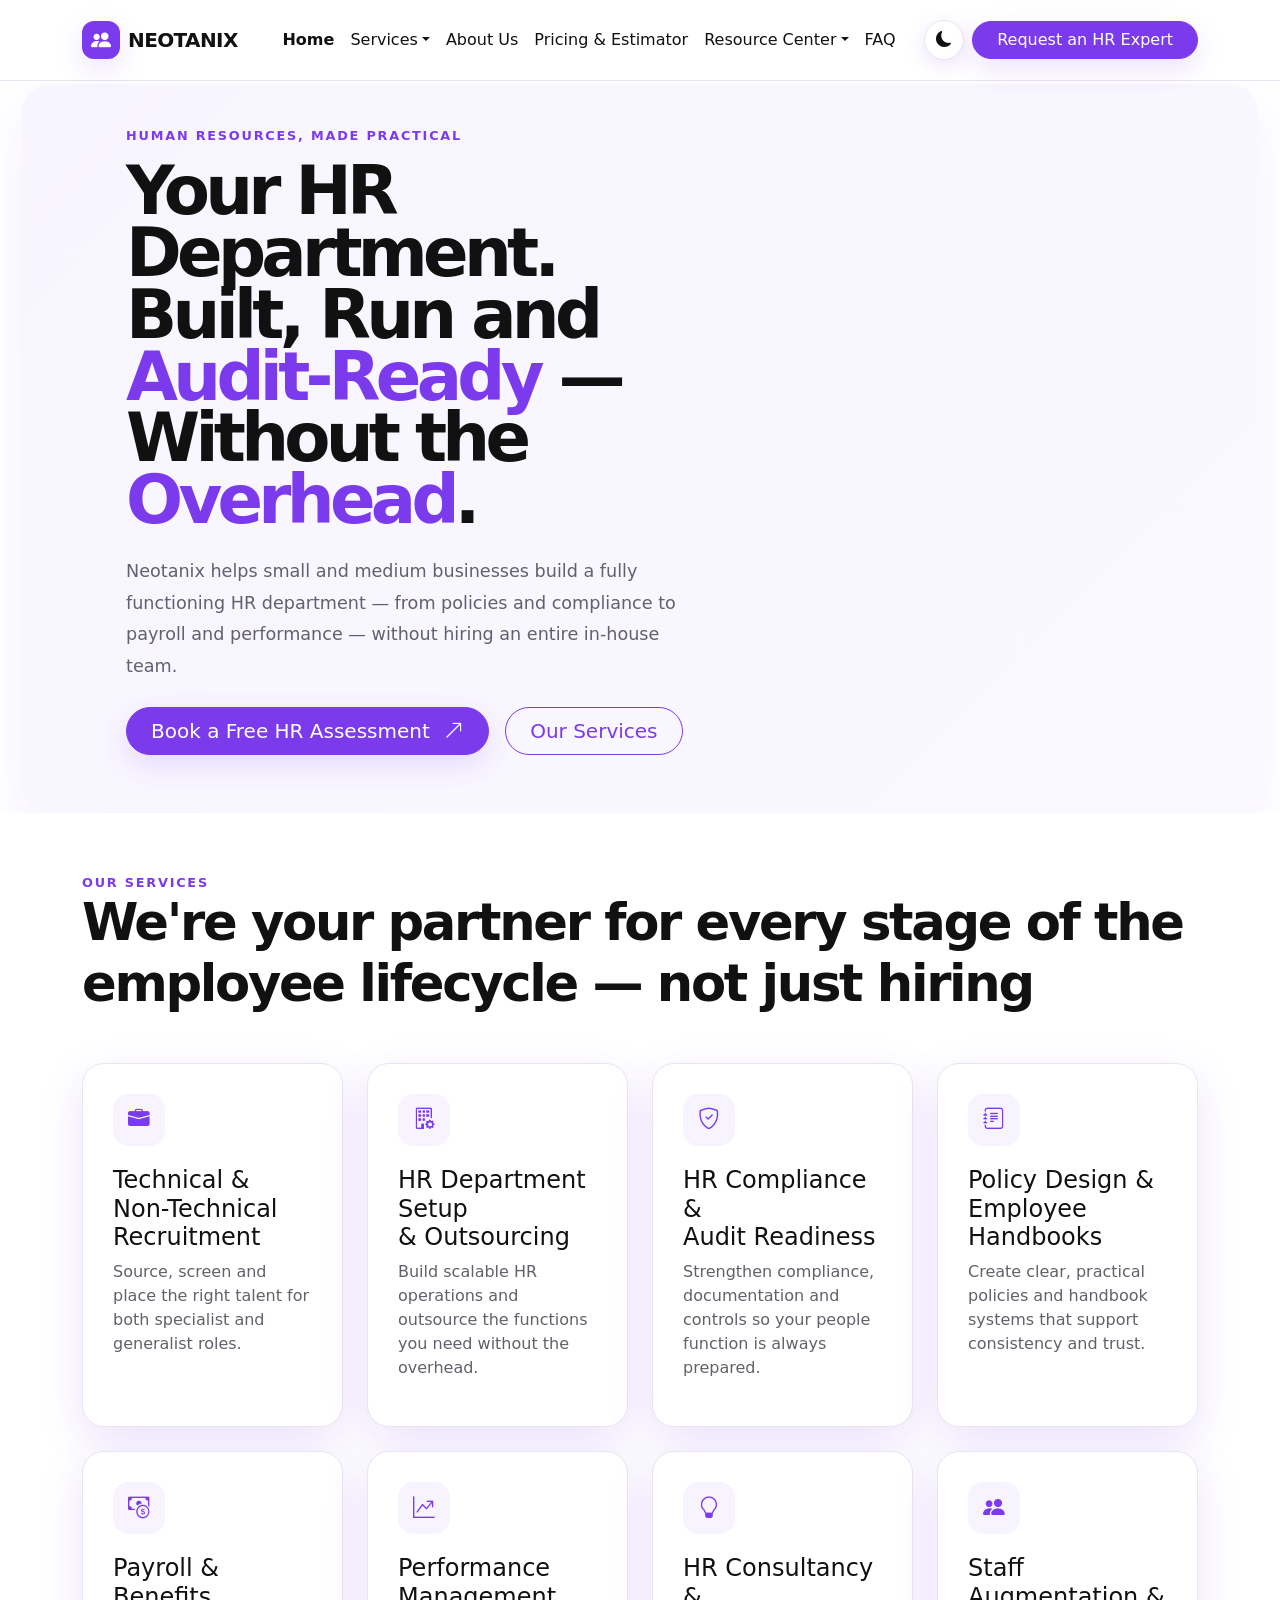
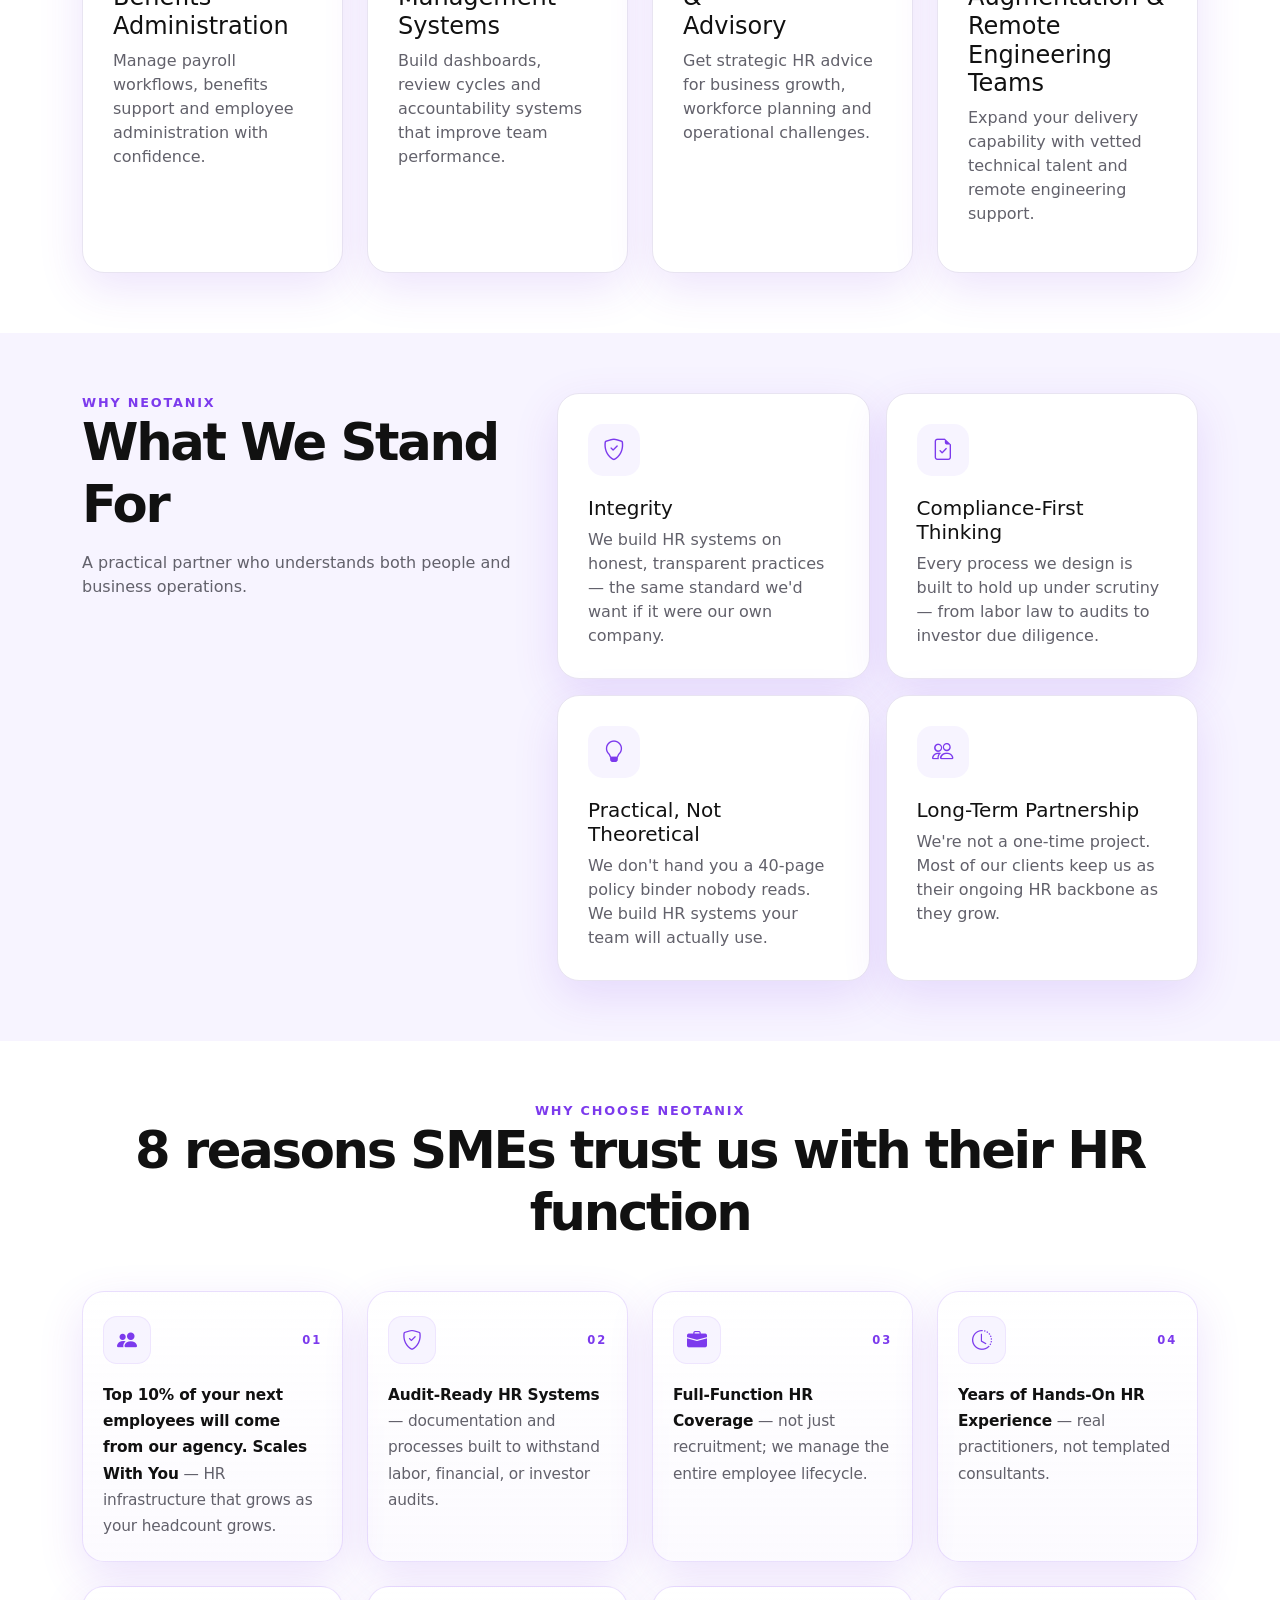
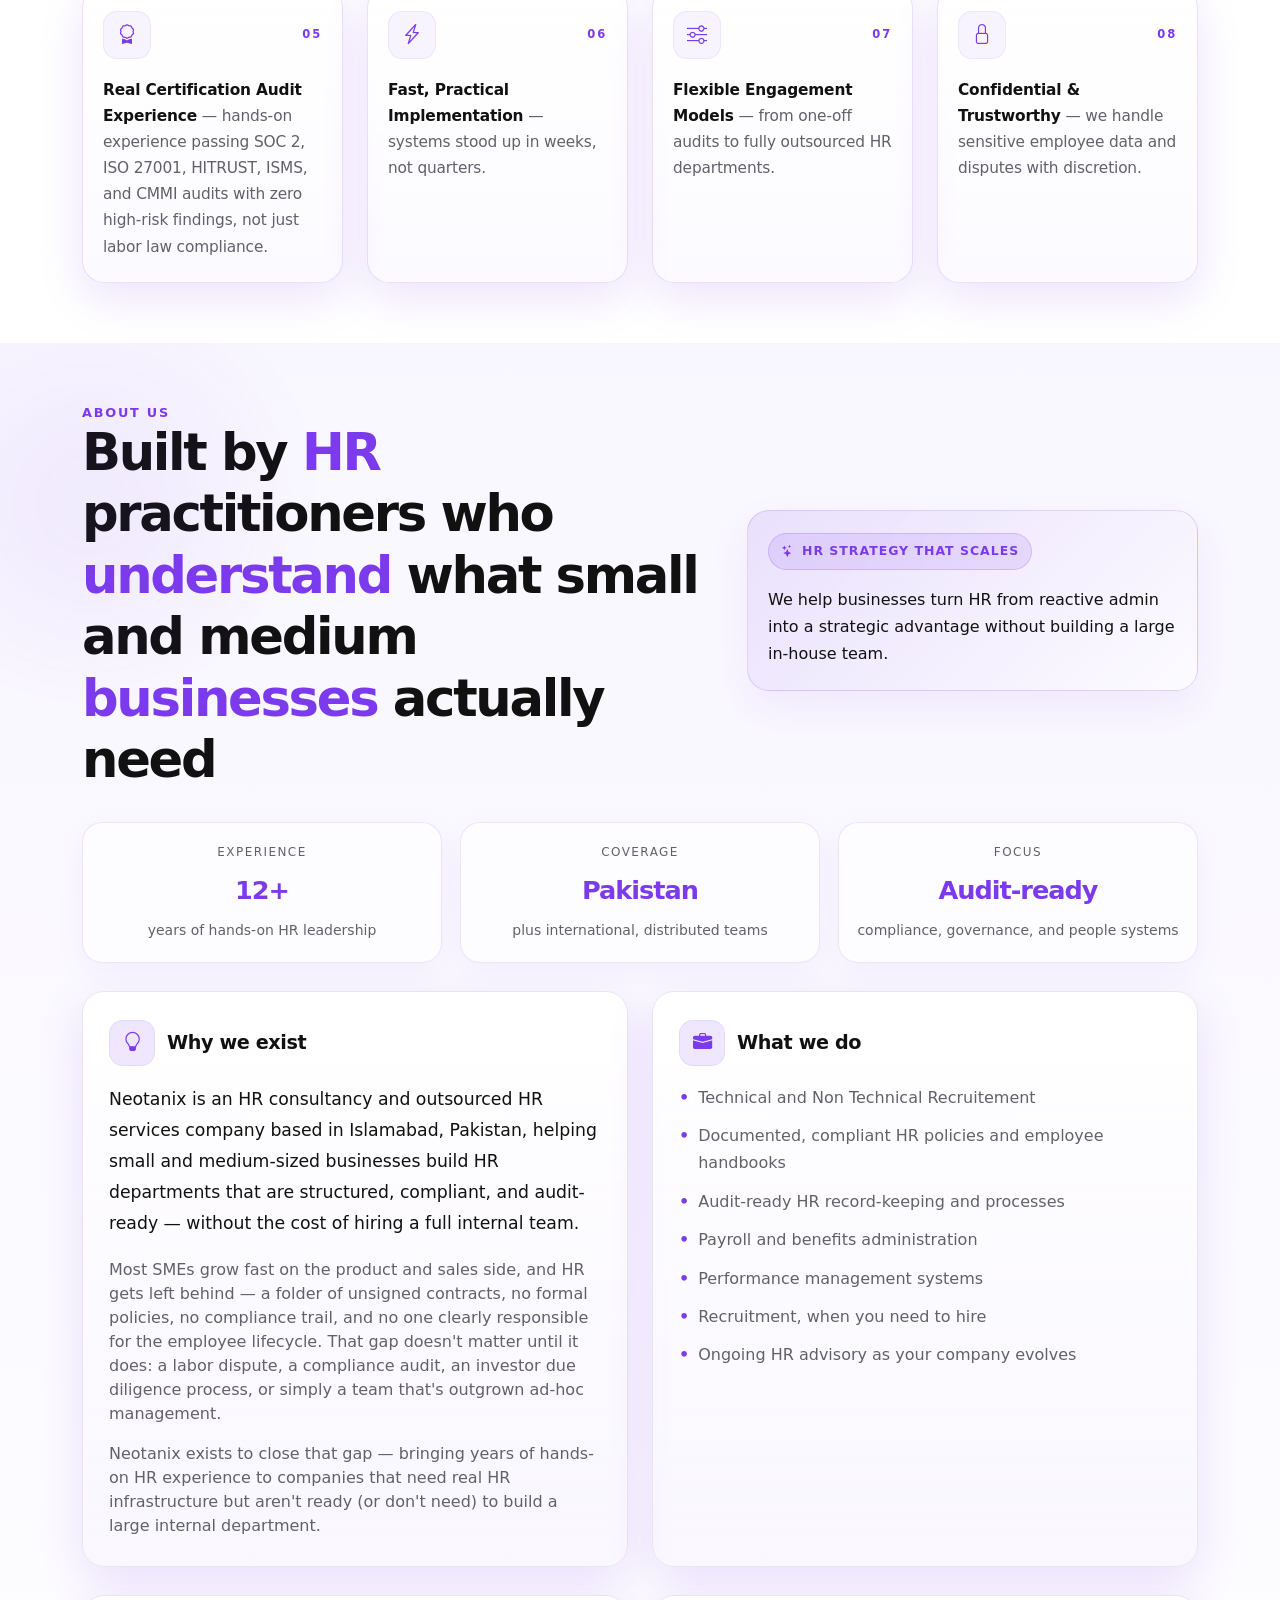
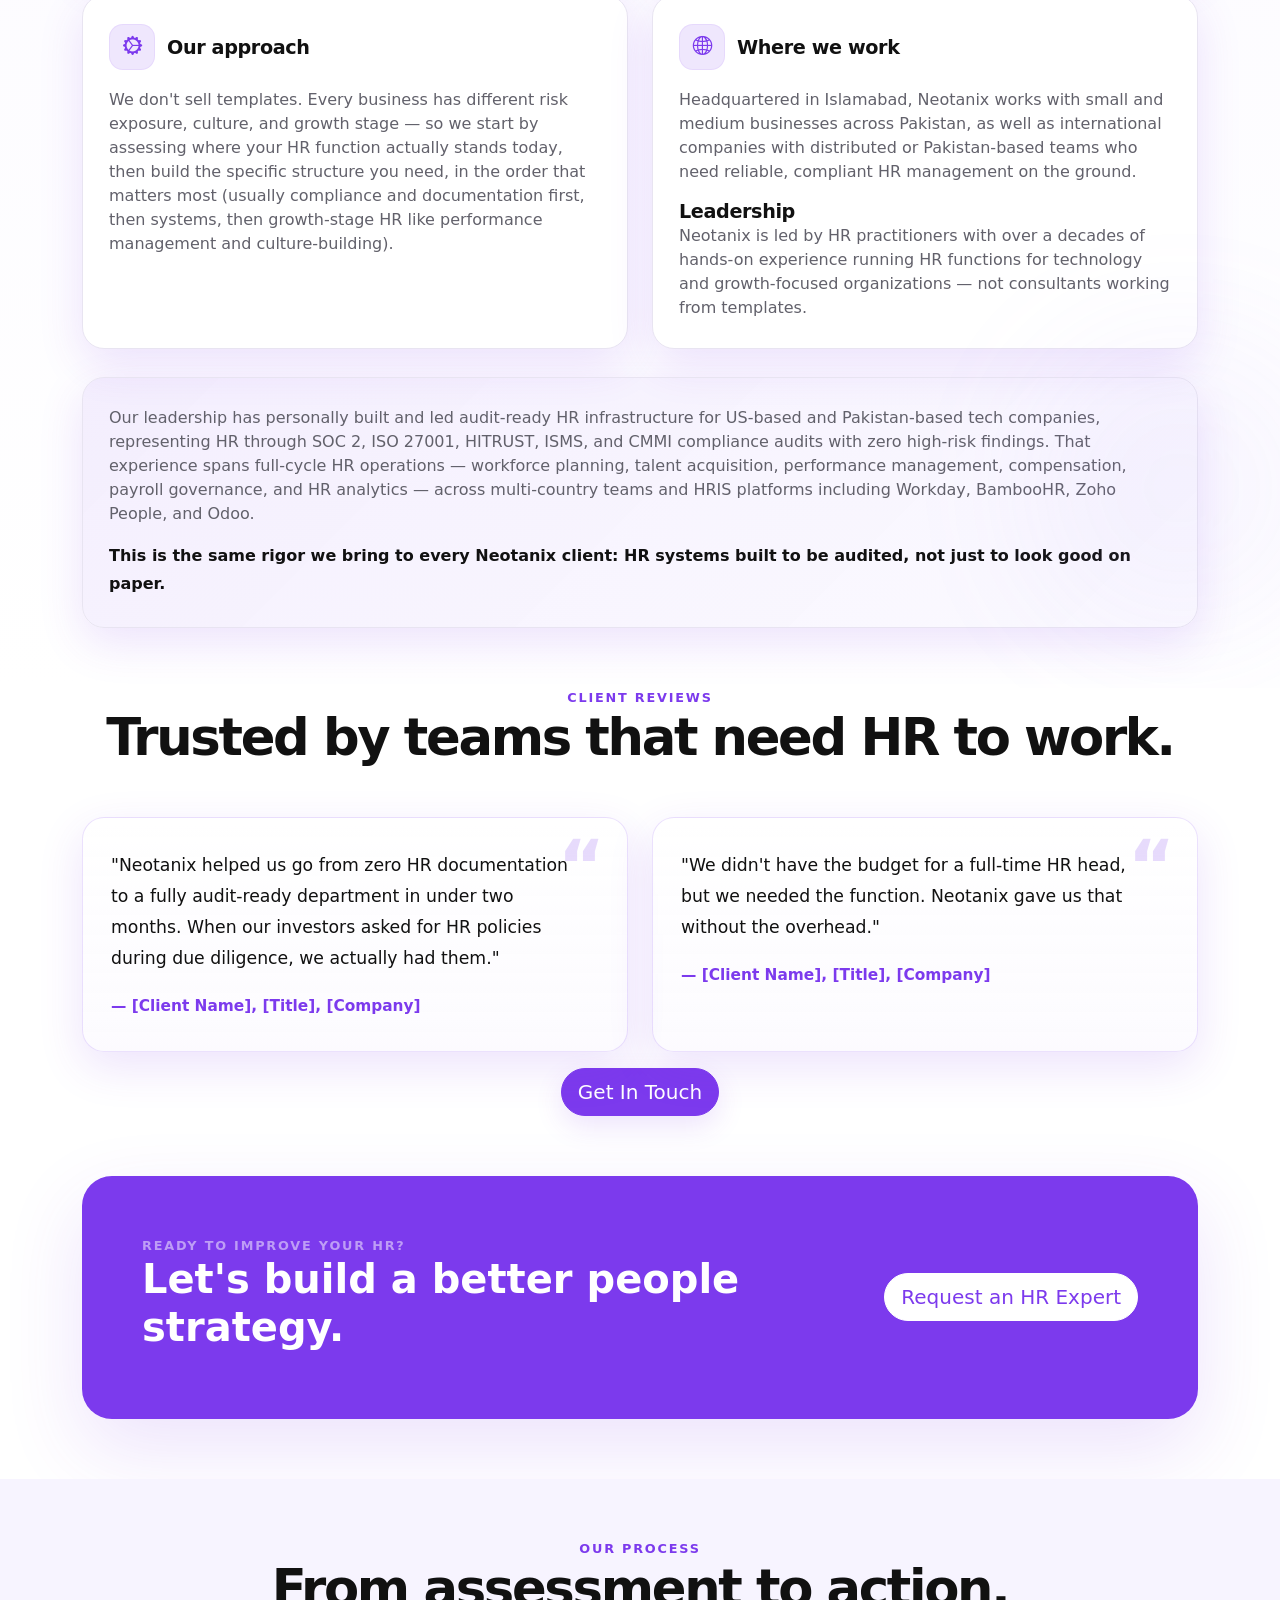
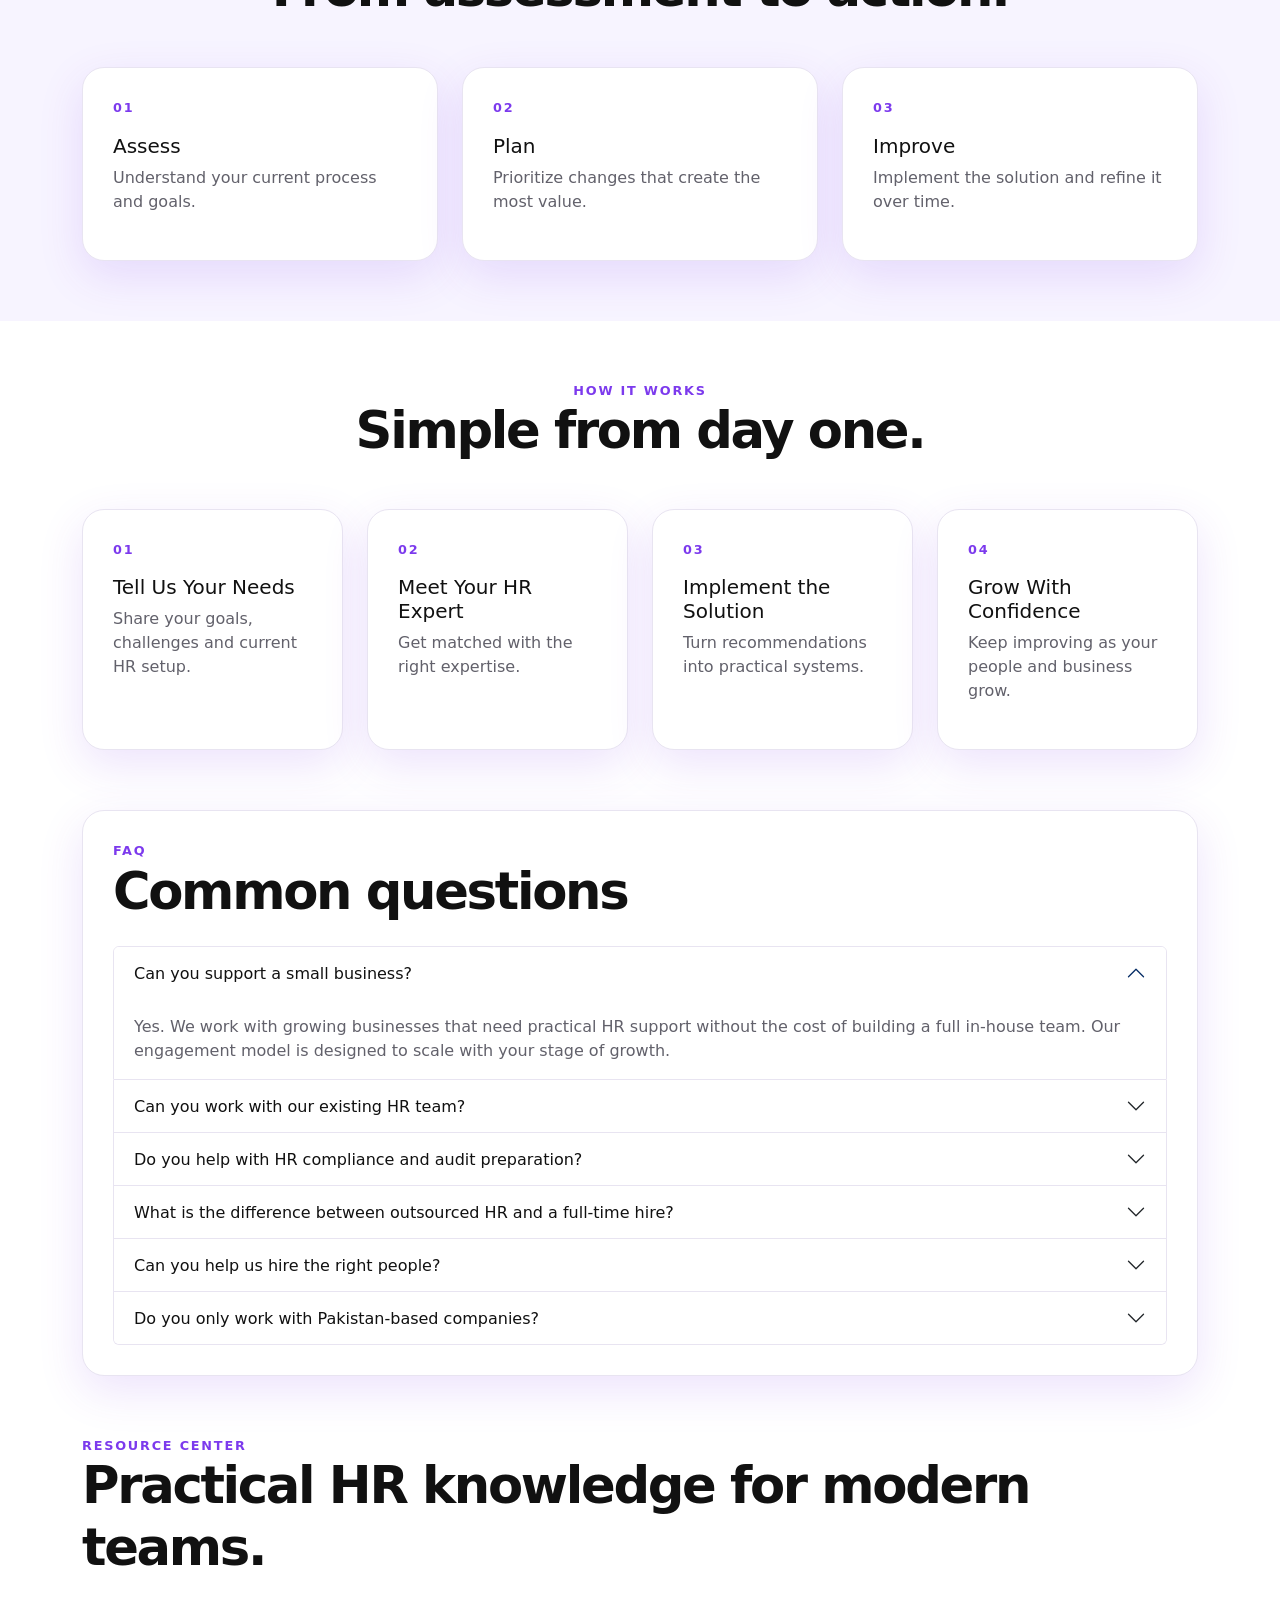
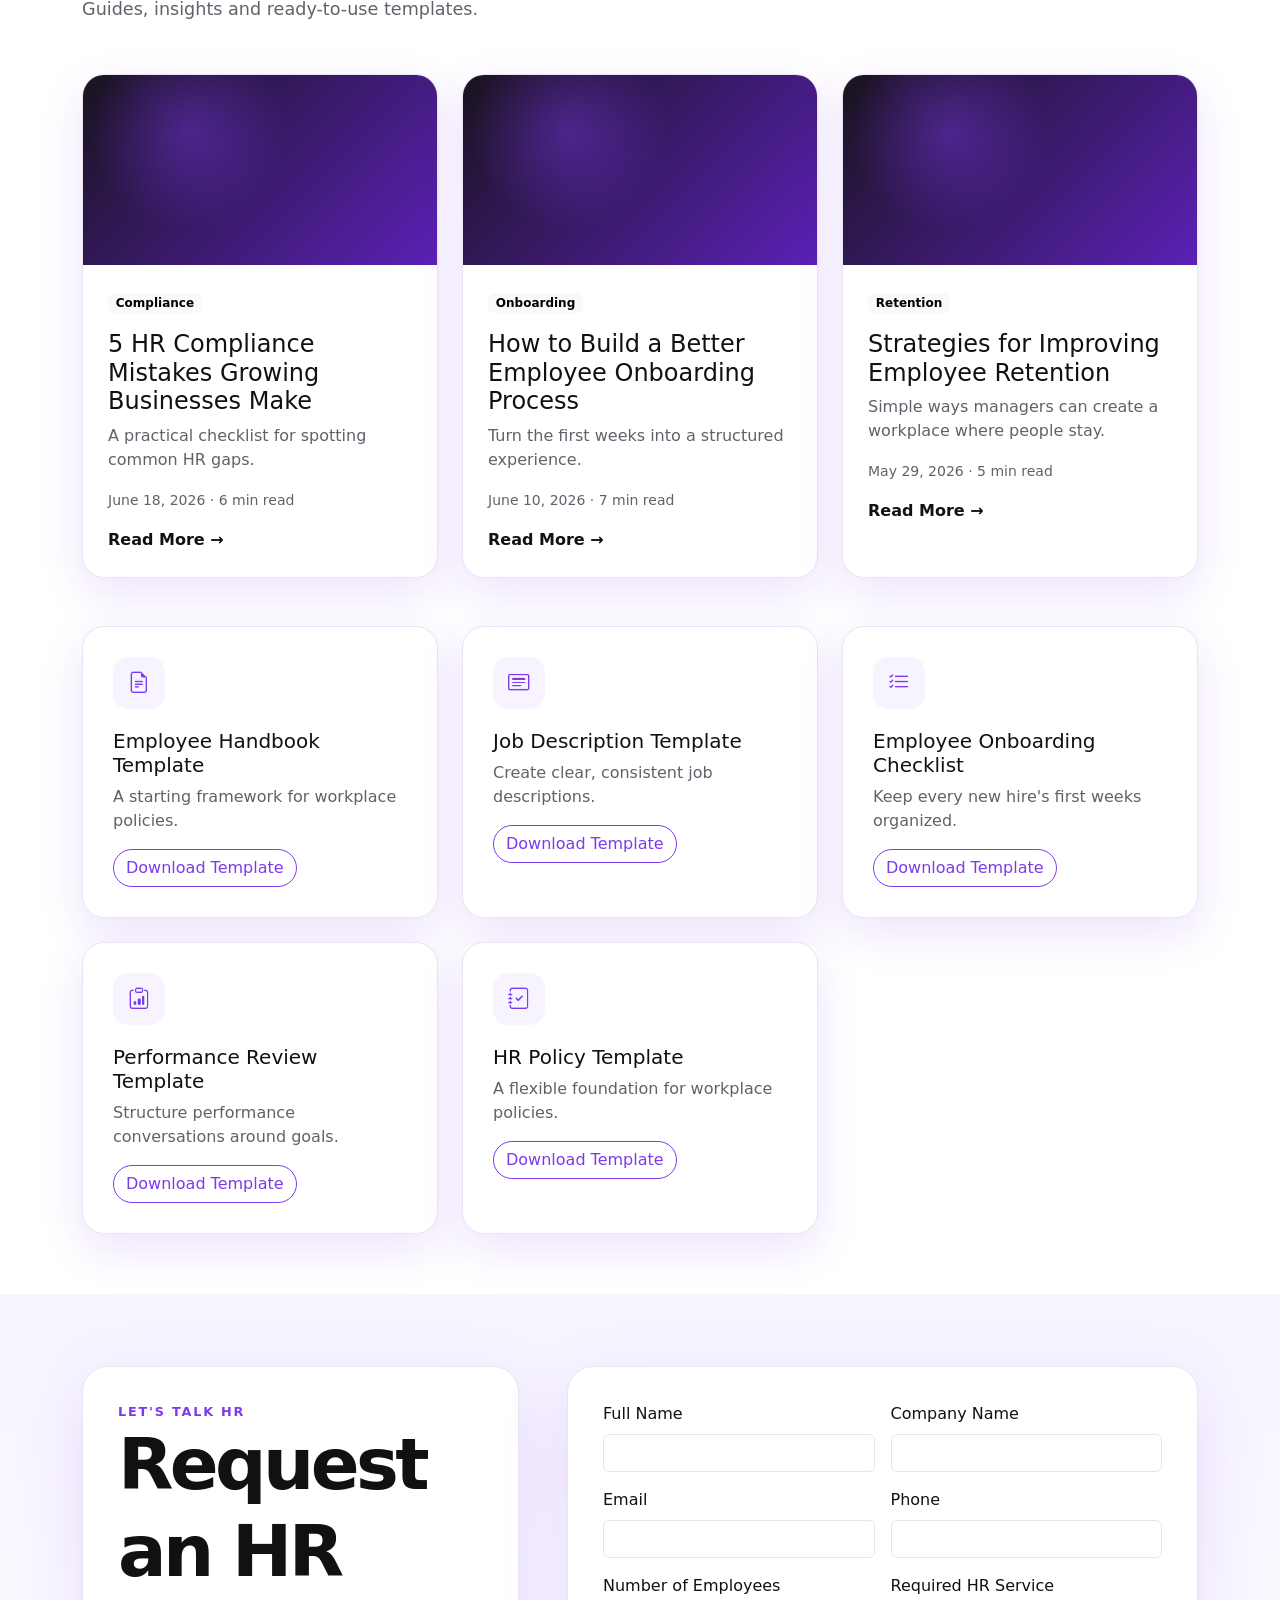
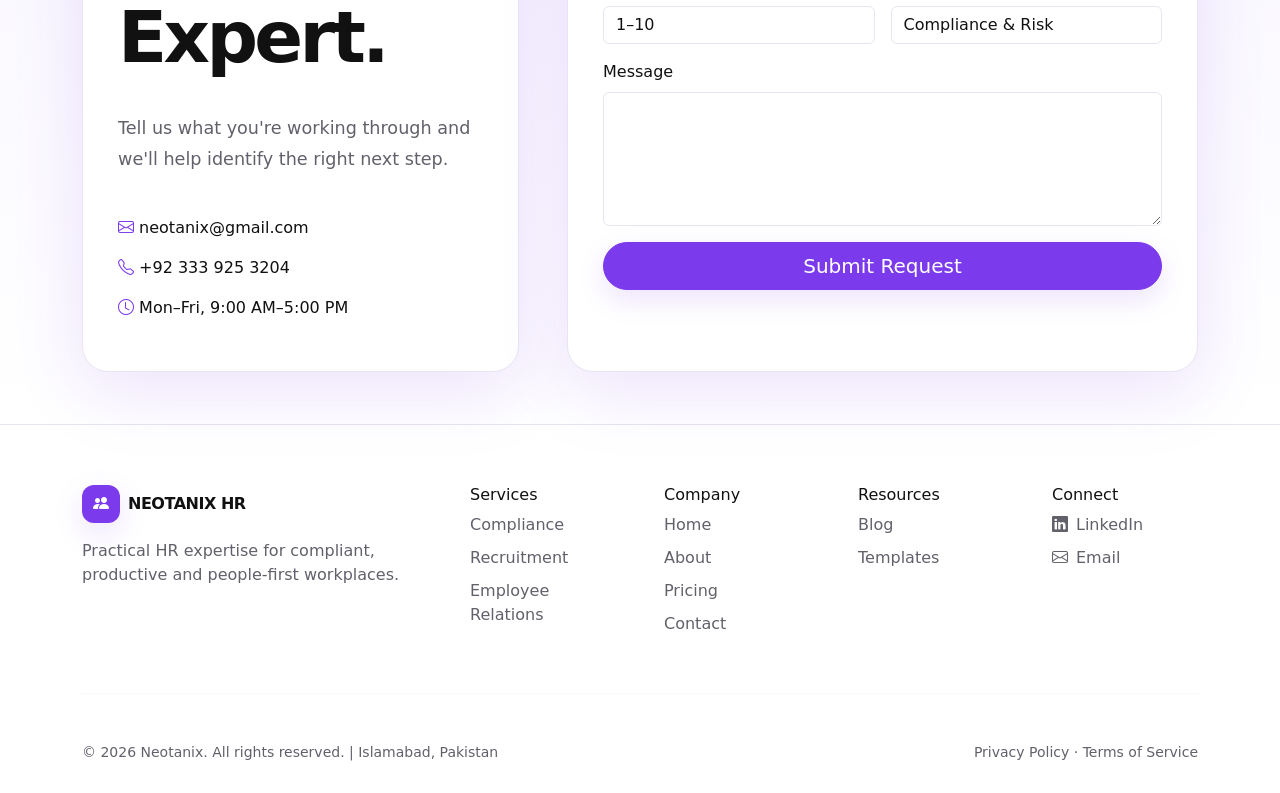
<file: index.html>
<!doctype html>
<html lang="en">

<head>
    <meta charset="utf-8">
    <meta name="viewport" content="width=device-width,initial-scale=1">
    <meta name="description" content="Modern HR consulting and people services.">
    <title>Smarter HR. Stronger Teams. | NEOTANIX HR</title>
    <link href="https://cdn.jsdelivr.net/npm/bootstrap@5.3.3/dist/css/bootstrap.min.css" rel="stylesheet">
    <link href="https://cdn.jsdelivr.net/npm/bootstrap-icons@1.11.3/font/bootstrap-icons.css" rel="stylesheet">
    <link href="css/style.css" rel="stylesheet">
</head>

<body id="top">
    <div id="header"></div>
    <main>
        <!-- Hero: first-screen value proposition and primary calls to action -->
        <section class="hero">
            <div class="container">
                <div class="row align-items-center g-5">
                    <div class="col-xl-7 col-lg-8 reveal">
                        <div class="eyebrow mb-3">Human resources, made practical</div>
                        <!-- <h1>Smarter HR.<br>Stronger Teams.<br>Better Business.</h1> -->
                        <h1>Your HR Department. Built, Run and <span class="text-purple">Audit-Ready</span> —
                            Without
                            the <span class="text-purple">Overhead</span>.</h1>
                        <p class="copy mt-4">Neotanix helps small and medium businesses build a fully functioning HR
                            department — from policies and compliance to payroll and performance — without hiring an
                            entire in-house team.</p>
                        <div class="d-flex flex-wrap gap-3 mt-4"><a class="btn btn-purple btn-lg rounded-pill px-4"
                                href="#contact">Book a Free HR Assessment <i
                                    class="bi bi-arrow-up-right ms-2"></i></a><a
                                class="btn btn-outline-purple btn-lg rounded-pill px-4" href="#services">Our
                                Services</a></div>
                    </div>
                </div>
            </div>
        </section>

        <!-- Service overview: the three core offerings -->
        <section id="services" class="section">
            <div class="container">
                <div class="mb-5 reveal">
                    <div class="eyebrow">Our services</div>
                    <h2 class="title">We're your partner for every stage of the employee lifecycle — not just hiring
                    </h2>
                </div>
                <div class="row g-4">
                    <div class="col-md-6 col-xl-3 reveal">
                        <div class="cardx service-box" id="service-technical-recruitment">
                            <div class="icon"><i class="bi bi-briefcase-fill"></i></div>
                            <h4>Technical &amp;<br>Non-Technical Recruitment</h4>
                            <p class="muted">Source, screen and place the right talent for both specialist and
                                generalist roles.</p>
                        </div>
                    </div>
                    <div class="col-md-6 col-xl-3 reveal">
                        <div class="cardx service-box" id="service-hr-department-setup">
                            <div class="icon"><i class="bi bi-building-gear"></i></div>
                            <h4>HR Department Setup<br>&amp; Outsourcing</h4>
                            <p class="muted">Build scalable HR operations and outsource the functions you need without
                                the overhead.</p>
                        </div>
                    </div>
                    <div class="col-md-6 col-xl-3 reveal">
                        <div class="cardx service-box" id="service-hr-compliance">
                            <div class="icon"><i class="bi bi-shield-check"></i></div>
                            <h4>HR Compliance &amp;<br>Audit Readiness</h4>
                            <p class="muted">Strengthen compliance, documentation and controls so your people function
                                is always prepared.</p>
                        </div>
                    </div>
                    <div class="col-md-6 col-xl-3 reveal">
                        <div class="cardx service-box" id="service-policy-design">
                            <div class="icon"><i class="bi bi-journal-text"></i></div>
                            <h4>Policy Design &amp;<br>Employee Handbooks</h4>
                            <p class="muted">Create clear, practical policies and handbook systems that support
                                consistency and trust.</p>
                        </div>
                    </div>
                    <div class="col-md-6 col-xl-3 reveal">
                        <div class="cardx service-box" id="service-payroll-benefits">
                            <div class="icon"><i class="bi bi-cash-coin"></i></div>
                            <h4>Payroll &amp; Benefits<br>Administration</h4>
                            <p class="muted">Manage payroll workflows, benefits support and employee administration with
                                confidence.</p>
                        </div>
                    </div>
                    <div class="col-md-6 col-xl-3 reveal">
                        <div class="cardx service-box" id="service-performance-management">
                            <div class="icon"><i class="bi bi-graph-up-arrow"></i></div>
                            <h4>Performance Management<br>Systems</h4>
                            <p class="muted">Build dashboards, review cycles and accountability systems that improve
                                team performance.</p>
                        </div>
                    </div>
                    <div class="col-md-6 col-xl-3 reveal">
                        <div class="cardx service-box" id="service-hr-consultancy">
                            <div class="icon"><i class="bi bi-lightbulb"></i></div>
                            <h4>HR Consultancy &amp;<br>Advisory</h4>
                            <p class="muted">Get strategic HR advice for business growth, workforce planning and
                                operational challenges.</p>
                        </div>
                    </div>
                    <div class="col-md-6 col-xl-3 reveal">
                        <div class="cardx service-box" id="service-staff-augmentation">
                            <div class="icon"><i class="bi bi-people-fill"></i></div>
                            <h4>Staff Augmentation &amp;<br>Remote Engineering Teams</h4>
                            <p class="muted">Expand your delivery capability with vetted technical talent and remote
                                engineering support.</p>
                        </div>
                    </div>
                </div>
        </section>
        <!-- Why us: supporting benefits and differentiators -->
        <section id="why" class="section" style="background:var(--soft)">
            <div class="container">
                <div class="row g-4">
                    <div class="col-lg-5 reveal">
                        <div class="eyebrow">Why NEOTANIX</div>
                        <h2 class="title">What We Stand For</h2>
                        <p class="muted mt-3">A practical partner who understands both people and business operations.
                        </p>
                    </div>
                    <div class="col-lg-7">
                        <div class="row g-3">
                            <div class="col-md-6 reveal">
                                <div class="cardx">
                                    <div class="icon"><i class="bi bi-shield-check"></i></div>
                                    <h5>Integrity</h5>
                                    <p class="muted mb-0">We build HR systems on honest, transparent practices — the
                                        same
                                        standard we'd want if it were our own company.</p>
                                </div>
                            </div>
                            <div class="col-md-6 reveal">
                                <div class="cardx">
                                    <div class="icon"><i class="bi bi-file-earmark-check"></i></div>
                                    <h5>Compliance-First Thinking</h5>
                                    <p class="muted mb-0">Every process we design is built to hold up under scrutiny —
                                        from labor law to audits to investor due diligence.</p>
                                </div>
                            </div>
                            <div class="col-md-6 reveal">
                                <div class="cardx">
                                    <div class="icon"><i class="bi bi-lightbulb"></i></div>
                                    <h5>Practical, Not Theoretical</h5>
                                    <p class="muted mb-0">We don't hand you a 40-page policy binder nobody reads. We
                                        build
                                        HR systems your team will actually use.</p>
                                </div>
                            </div>
                            <div class="col-md-6 reveal">
                                <div class="cardx">
                                    <div class="icon"><i class="bi bi-people"></i></div>
                                    <h5>Long-Term Partnership</h5>
                                    <p class="muted mb-0">We're not a one-time project. Most of our clients keep us as
                                        their ongoing HR backbone as they grow.</p>
                                </div>
                            </div>
                        </div>
                    </div>
                </div>
            </div>
        </section>

        <section id="why-choose-neotanix" class="section why-choose-section">
            <div class="container">
                <div class="text-center mb-5 reveal">
                    <div class="eyebrow">Why Choose Neotanix</div>
                    <h2 class="title">8 reasons SMEs trust us with their HR function</h2>
                </div>
                <div class="row g-4">
                    <div class="col-md-6 col-xl-3 reveal">
                        <div class="cardx reason-card">
                            <div class="reason-top">
                                <span class="reason-icon"><i class="bi bi-people-fill"></i></span>
                                <span class="reason-num">01</span>
                            </div>
                            <p class="reason-text"><strong>Top 10% of your next employees will come from our agency.
                                    Scales With
                                    You</strong> — HR infrastructure that grows as your headcount grows.</p>
                        </div>
                    </div>
                    <div class="col-md-6 col-xl-3 reveal">
                        <div class="cardx reason-card">
                            <div class="reason-top">
                                <span class="reason-icon"><i class="bi bi-shield-check"></i></span>
                                <span class="reason-num">02</span>
                            </div>
                            <p class="reason-text"><strong>Audit-Ready HR Systems</strong> — documentation and processes
                                built to
                                withstand labor, financial, or investor audits.</p>
                        </div>
                    </div>
                    <div class="col-md-6 col-xl-3 reveal">
                        <div class="cardx reason-card">
                            <div class="reason-top">
                                <span class="reason-icon"><i class="bi bi-briefcase-fill"></i></span>
                                <span class="reason-num">03</span>
                            </div>
                            <p class="reason-text"><strong>Full-Function HR Coverage</strong> — not just recruitment; we
                                manage the
                                entire employee lifecycle.</p>
                        </div>
                    </div>
                    <div class="col-md-6 col-xl-3 reveal">
                        <div class="cardx reason-card">
                            <div class="reason-top">
                                <span class="reason-icon"><i class="bi bi-clock-history"></i></span>
                                <span class="reason-num">04</span>
                            </div>
                            <p class="reason-text"><strong>Years of Hands-On HR Experience</strong> — real
                                practitioners, not templated
                                consultants.</p>
                        </div>
                    </div>
                    <div class="col-md-6 col-xl-3 reveal">
                        <div class="cardx reason-card">
                            <div class="reason-top">
                                <span class="reason-icon"><i class="bi bi-award"></i></span>
                                <span class="reason-num">05</span>
                            </div>
                            <p class="reason-text"><strong>Real Certification Audit Experience</strong> — hands-on
                                experience passing SOC
                                2, ISO 27001, HITRUST, ISMS, and CMMI audits with zero high-risk findings, not just
                                labor law compliance.</p>
                        </div>
                    </div>
                    <div class="col-md-6 col-xl-3 reveal">
                        <div class="cardx reason-card">
                            <div class="reason-top">
                                <span class="reason-icon"><i class="bi bi-lightning-charge"></i></span>
                                <span class="reason-num">06</span>
                            </div>
                            <p class="reason-text"><strong>Fast, Practical Implementation</strong> — systems stood up in
                                weeks, not
                                quarters.</p>
                        </div>
                    </div>
                    <div class="col-md-6 col-xl-3 reveal">
                        <div class="cardx reason-card">
                            <div class="reason-top">
                                <span class="reason-icon"><i class="bi bi-sliders"></i></span>
                                <span class="reason-num">07</span>
                            </div>
                            <p class="reason-text"><strong>Flexible Engagement Models</strong> — from one-off audits to
                                fully outsourced
                                HR departments.</p>
                        </div>
                    </div>
                    <div class="col-md-6 col-xl-3 reveal">
                        <div class="cardx reason-card">
                            <div class="reason-top">
                                <span class="reason-icon"><i class="bi bi-lock"></i></span>
                                <span class="reason-num">08</span>
                            </div>
                            <p class="reason-text"><strong>Confidential &amp; Trustworthy</strong> — we handle sensitive
                                employee data
                                and disputes with discretion.</p>
                        </div>
                    </div>
                </div>
            </div>
        </section>

        <section id="about" class="section about-section">
            <div class="container">
                <div class="row align-items-center g-4 mb-4 reveal">
                    <div class="col-lg-7">
                        <div class="eyebrow">About Us</div>
                        <h2 class="title">Built by <span class="text-purple">HR </span> practitioners who <span
                                class="text-purple">understand </span> what small and medium <span
                                class="text-purple">businesses</span>
                            actually need</h2>
                    </div>
                    <div class="col-lg-5">
                        <div class="about-highlight-panel">
                            <span class="mini-badge"><i class="bi bi-stars"></i> HR strategy that scales</span>
                            <p>We help businesses turn HR from reactive admin into a strategic advantage without
                                building a large in-house team.</p>
                        </div>
                    </div>
                </div>

                <div class="about-metrics reveal">
                    <div class="about-metric">
                        <span class="metric-label">Experience</span>
                        <strong>12+</strong>
                        <small>years of hands-on HR leadership</small>
                    </div>
                    <div class="about-metric">
                        <span class="metric-label">Coverage</span>
                        <strong>Pakistan</strong>
                        <small>plus international, distributed teams</small>
                    </div>
                    <div class="about-metric">
                        <span class="metric-label">Focus</span>
                        <strong>Audit-ready</strong>
                        <small>compliance, governance, and people systems</small>
                    </div>
                </div>

                <div class="row g-4">
                    <div class="col-lg-6 reveal">
                        <div class="cardx about-card about-card-feature">
                            <div class="about-card-header">
                                <span class="about-icon"><i class="bi bi-lightbulb"></i></span>
                                <h4>Why we exist</h4>
                            </div>
                            <p class="about-intro">Neotanix is an HR consultancy and outsourced HR services company
                                based in Islamabad, Pakistan, helping small and medium-sized businesses build HR
                                departments that are structured, compliant, and audit-ready — without the cost of hiring
                                a full internal team.</p>
                            <p class="muted">Most SMEs grow fast on the product and sales side, and HR gets left behind
                                — a folder of unsigned contracts, no formal policies, no compliance trail, and no one
                                clearly responsible for the employee lifecycle. That gap doesn't matter until it does: a
                                labor dispute, a compliance audit, an investor due diligence process, or simply a team
                                that's outgrown ad-hoc management.</p>
                            <p class="muted mb-0">Neotanix exists to close that gap — bringing years of hands-on HR
                                experience to companies that need real HR infrastructure but aren't ready (or don't
                                need) to build a large internal department.</p>
                        </div>
                    </div>

                    <div class="col-lg-6 reveal">
                        <div class="cardx about-card about-card-feature">
                            <div class="about-card-header">
                                <span class="about-icon"><i class="bi bi-briefcase-fill"></i></span>
                                <h4>What we do</h4>
                            </div>
                            <ul class="about-list">
                                <li>Technical and Non Technical Recruitement</li>
                                <li>Documented, compliant HR policies and employee handbooks</li>
                                <li>Audit-ready HR record-keeping and processes</li>
                                <li>Payroll and benefits administration</li>
                                <li>Performance management systems</li>
                                <li>Recruitment, when you need to hire</li>
                                <li>Ongoing HR advisory as your company evolves</li>
                            </ul>
                        </div>
                    </div>
                </div>

                <div class="row g-4 mt-1">
                    <div class="col-lg-6 reveal">
                        <div class="cardx about-card">
                            <div class="about-card-header">
                                <span class="about-icon"><i class="bi bi-gear-wide-connected"></i></span>
                                <h4>Our approach</h4>
                            </div>
                            <p class="muted mb-0">We don't sell templates. Every business has different risk exposure,
                                culture, and growth stage — so we start by assessing where your HR function actually
                                stands today, then build the specific structure you need, in the order that matters most
                                (usually compliance and documentation first, then systems, then growth-stage HR like
                                performance management and culture-building).</p>
                        </div>
                    </div>

                    <div class="col-lg-6 reveal">
                        <div class="cardx about-card">
                            <div class="about-card-header">
                                <span class="about-icon"><i class="bi bi-globe2"></i></span>
                                <h4>Where we work</h4>
                            </div>
                            <p class="muted">Headquartered in Islamabad, Neotanix works with small and medium businesses
                                across Pakistan, as well as international companies with distributed or Pakistan-based
                                teams who need reliable, compliant HR management on the ground.</p>
                            <h4>Leadership</h4>
                            <p class="muted mb-0">Neotanix is led by HR practitioners with over a decades of hands-on
                                experience running HR functions for technology and growth-focused organizations — not
                                consultants working from templates.</p>
                        </div>
                    </div>
                </div>

                <div class="row g-4 mt-1">
                    <div class="col-12 reveal">
                        <div class="cardx about-card about-card-cta">
                            <p class="muted mb-0">Our leadership has personally built and led audit-ready HR
                                infrastructure for US-based and Pakistan-based tech companies, representing HR through
                                SOC 2, ISO 27001, HITRUST, ISMS, and CMMI compliance audits with zero high-risk
                                findings. That experience spans full-cycle HR operations — workforce planning, talent
                                acquisition, performance management, compensation, payroll governance, and HR analytics
                                — across multi-country teams and HRIS platforms including Workday, BambooHR, Zoho
                                People, and Odoo.</p>
                            <p class="about-highlight mt-3 mb-0">This is the same rigor we bring to every Neotanix
                                client: HR systems built to be audited, not just to look good on paper.</p>
                        </div>
                    </div>
                </div>
            </div>
        </section>

        <!-- Client testimonials: social proof before the final conversion step -->
        <section id="testimonials" class="section pt-0">
            <div class="container">
                <div class="text-center mb-5 reveal">
                    <div class="eyebrow">Client Reviews</div>
                    <h2 class="title">Trusted by teams that need HR to work.</h2>
                </div>
                <div class="row g-4">
                    <div class="col-lg-6 reveal">
                        <div class="cardx testimonial-card">
                            <div class="testimonial-quote">"Neotanix helped us go from zero HR documentation to a fully
                                audit-ready department in under two months. When our investors asked for HR policies
                                during due diligence, we actually had them."</div>
                            <div class="testimonial-author">— [Client Name], [Title], [Company]</div>
                        </div>
                    </div>
                    <div class="col-lg-6 reveal">
                        <div class="cardx testimonial-card">
                            <div class="testimonial-quote">"We didn't have the budget for a full-time HR head, but we
                                needed the function. Neotanix gave us that without the overhead."</div>
                            <div class="testimonial-author">— [Client Name], [Title], [Company]</div>
                        </div>
                    </div>
                    <div class="col-12 text-center reveal mt-3">
                        <a href="#contact" class="btn btn-purple btn-lg rounded-pill">Get In Touch</a>
                    </div>
                </div>
            </div>
        </section>

        <!-- Call to action: prompt for the primary conversion step -->
        <section class="section pt-0">
            <div class="container reveal">
                <div class="cta">
                    <div class="row align-items-center g-4">
                        <div class="col-lg-8">
                            <div class="eyebrow text-white-50">Ready to improve your HR?</div>
                            <h2 class="display-6 fw-bold">Let's build a better people strategy.</h2>
                        </div>
                        <div class="col-lg-4 text-lg-end"><a href="#contact"
                                class="btn btn-light btn-lg rounded-pill">Request an HR Expert</a></div>
                    </div>
                </div>
            </div>
        </section>





        <!-- Process: how the engagement works -->
        <section id="process" class="section" style="background:var(--soft)">
            <div class="container">
                <div class="text-center mb-5">
                    <div class="eyebrow">Our process</div>
                    <h2 class="title">From assessment to action.</h2>
                </div>
                <div class="row g-4">
                    <div class="col-md-4 reveal">
                        <div class="cardx">
                            <div class="eyebrow">01</div>
                            <h5 class="mt-3">Assess</h5>
                            <p class="muted">Understand your current process and goals.</p>
                        </div>
                    </div>
                    <div class="col-md-4 reveal">
                        <div class="cardx">
                            <div class="eyebrow">02</div>
                            <h5 class="mt-3">Plan</h5>
                            <p class="muted">Prioritize changes that create the most value.</p>
                        </div>
                    </div>
                    <div class="col-md-4 reveal">
                        <div class="cardx">
                            <div class="eyebrow">03</div>
                            <h5 class="mt-3">Improve</h5>
                            <p class="muted">Implement the solution and refine it over time.</p>
                        </div>
                    </div>
                </div>
            </div>
        </section>

        <!-- Delivery steps: the simplified working process -->
        <section id="how-it-works" class="section">
            <div class="container">
                <div class="text-center mb-5">
                    <div class="eyebrow">How it works</div>
                    <h2 class="title">Simple from day one.</h2>
                </div>
                <div class="row g-4">
                    <div class="col-md-6 col-lg-3 reveal">
                        <div class="cardx">
                            <div class="eyebrow">01</div>
                            <h5 class="mt-3">Tell Us Your Needs</h5>
                            <p class="muted">Share your goals, challenges and current HR setup.</p>
                        </div>
                    </div>
                    <div class="col-md-6 col-lg-3 reveal">
                        <div class="cardx">
                            <div class="eyebrow">02</div>
                            <h5 class="mt-3">Meet Your HR Expert</h5>
                            <p class="muted">Get matched with the right expertise.</p>
                        </div>
                    </div>
                    <div class="col-md-6 col-lg-3 reveal">
                        <div class="cardx">
                            <div class="eyebrow">03</div>
                            <h5 class="mt-3">Implement the Solution</h5>
                            <p class="muted">Turn recommendations into practical systems.</p>
                        </div>
                    </div>
                    <div class="col-md-6 col-lg-3 reveal">
                        <div class="cardx">
                            <div class="eyebrow">04</div>
                            <h5 class="mt-3">Grow With Confidence</h5>
                            <p class="muted">Keep improving as your people and business grow.</p>
                        </div>
                    </div>
                </div>
            </div>
        </section>
        <!-- FAQ: common questions in a themed accordion -->
        <section id="faq" class="section pt-0">
            <div class="container">
                <div class="cardx">
                    <div class="eyebrow">FAQ</div>
                    <h2 class="title mb-4">Common questions</h2>
                    <div class="accordion" id="faqAccordion">
                        <div class="accordion-item">
                            <h2 class="accordion-header"><button class="accordion-button" data-bs-toggle="collapse"
                                    data-bs-target="#q1">Can you support a small business?</button></h2>
                            <div id="q1" class="accordion-collapse collapse show">
                                <div class="accordion-body muted">Yes. We work with growing businesses that need
                                    practical HR support without the cost of building a full in-house team. Our
                                    engagement model is designed to scale with your stage of growth.</div>
                            </div>
                        </div>
                        <div class="accordion-item">
                            <h2 class="accordion-header"><button class="accordion-button collapsed"
                                    data-bs-toggle="collapse" data-bs-target="#q2">Can you work with our existing HR
                                    team?</button></h2>
                            <div id="q2" class="accordion-collapse collapse">
                                <div class="accordion-body muted">Yes. We often support internal HR teams with
                                    specialist expertise in compliance, HR operations, policy design, recruitment, and
                                    audit readiness.</div>
                            </div>
                        </div>
                        <div class="accordion-item">
                            <h2 class="accordion-header"><button class="accordion-button collapsed"
                                    data-bs-toggle="collapse" data-bs-target="#q3">Do you help with HR compliance and
                                    audit preparation?</button></h2>
                            <div id="q3" class="accordion-collapse collapse">
                                <div class="accordion-body muted">Absolutely. We help organizations build compliant HR
                                    processes, documentation, policies, and record-keeping systems that are ready for
                                    scrutiny from investors, regulators, or internal audits.</div>
                            </div>
                        </div>
                        <div class="accordion-item">
                            <h2 class="accordion-header"><button class="accordion-button collapsed"
                                    data-bs-toggle="collapse" data-bs-target="#q4">What is the difference between
                                    outsourced HR and a full-time hire?</button></h2>
                            <div id="q4" class="accordion-collapse collapse">
                                <div class="accordion-body muted">Outsourced HR gives you immediate access to HR
                                    expertise, systems, and support without the cost of a full internal department. It
                                    is especially useful for businesses that need strategic capability but are not ready
                                    for a permanent senior HR function.</div>
                            </div>
                        </div>
                        <div class="accordion-item">
                            <h2 class="accordion-header"><button class="accordion-button collapsed"
                                    data-bs-toggle="collapse" data-bs-target="#q5">Can you help us hire the right
                                    people?</button></h2>
                            <div id="q5" class="accordion-collapse collapse">
                                <div class="accordion-body muted">Yes. We support both technical and non-technical
                                    recruitment, from sourcing and screening to process design and onboarding support
                                    for new hires.</div>
                            </div>
                        </div>
                        <div class="accordion-item">
                            <h2 class="accordion-header"><button class="accordion-button collapsed"
                                    data-bs-toggle="collapse" data-bs-target="#q6">Do you only work with Pakistan-based
                                    companies?</button></h2>
                            <div id="q6" class="accordion-collapse collapse">
                                <div class="accordion-body muted">No. We support SMEs across Pakistan and international
                                    companies that need reliable HR management for distributed or Pakistan-based teams.
                                </div>
                            </div>
                        </div>
                    </div>
                </div>
            </div>
        </section>

        <!-- Resources: articles and reusable templates -->
        <section id="resources" class="section pt-0">
            <div class="container">
                <div class="mb-5 reveal">
                    <div class="eyebrow">Resource center</div>
                    <h2 class="title">Practical HR knowledge for modern teams.</h2>
                    <p class="copy mt-3">Guides, insights and ready-to-use templates.</p>
                </div>
                <div id="blog" class="row g-4 mb-5">
                    <div class="col-lg-4 reveal">
                        <div class="cardx resource">
                            <div class="resource-img"></div>
                            <div class="resource-body"><span class="badge text-bg-light">Compliance</span>
                                <h4 class="mt-3">5 HR Compliance Mistakes Growing Businesses Make</h4>
                                <p class="muted">A practical checklist for spotting common HR gaps.</p><small
                                    class="muted">June 18, 2026 · 6 min read</small><br><a
                                    class="fw-bold d-inline-block mt-3" href="#">Read More →</a>
                            </div>
                        </div>
                    </div>
                    <div class="col-lg-4 reveal">
                        <div class="cardx resource">
                            <div class="resource-img"></div>
                            <div class="resource-body"><span class="badge text-bg-light">Onboarding</span>
                                <h4 class="mt-3">How to Build a Better Employee Onboarding Process</h4>
                                <p class="muted">Turn the first weeks into a structured experience.</p><small
                                    class="muted">June 10, 2026 · 7 min read</small><br><a
                                    class="fw-bold d-inline-block mt-3" href="#">Read More →</a>
                            </div>
                        </div>
                    </div>
                    <div class="col-lg-4 reveal">
                        <div class="cardx resource">
                            <div class="resource-img"></div>
                            <div class="resource-body"><span class="badge text-bg-light">Retention</span>
                                <h4 class="mt-3">Strategies for Improving Employee Retention</h4>
                                <p class="muted">Simple ways managers can create a workplace where people stay.</p>
                                <small class="muted">May 29, 2026 · 5 min read</small><br><a
                                    class="fw-bold d-inline-block mt-3" href="#">Read More →</a>
                            </div>
                        </div>
                    </div>
                </div>
                <div id="templates" class="row g-4">
                    <div class="col-md-6 col-lg-4 reveal">
                        <div class="cardx">
                            <div class="icon"><i class="bi bi-file-earmark-text"></i></div>
                            <h5>Employee Handbook Template</h5>
                            <p class="muted">A starting framework for workplace policies.</p><button
                                class="btn btn-outline-purple rounded-pill">Download Template</button>
                        </div>
                    </div>
                    <div class="col-md-6 col-lg-4 reveal">
                        <div class="cardx">
                            <div class="icon"><i class="bi bi-card-text"></i></div>
                            <h5>Job Description Template</h5>
                            <p class="muted">Create clear, consistent job descriptions.</p><button
                                class="btn btn-outline-purple rounded-pill">Download Template</button>
                        </div>
                    </div>
                    <div class="col-md-6 col-lg-4 reveal">
                        <div class="cardx">
                            <div class="icon"><i class="bi bi-list-check"></i></div>
                            <h5>Employee Onboarding Checklist</h5>
                            <p class="muted">Keep every new hire's first weeks organized.</p><button
                                class="btn btn-outline-purple rounded-pill">Download Template</button>
                        </div>
                    </div>
                    <div class="col-md-6 col-lg-4 reveal">
                        <div class="cardx">
                            <div class="icon"><i class="bi bi-clipboard-data"></i></div>
                            <h5>Performance Review Template</h5>
                            <p class="muted">Structure performance conversations around goals.</p><button
                                class="btn btn-outline-purple rounded-pill">Download Template</button>
                        </div>
                    </div>
                    <div class="col-md-6 col-lg-4 reveal">
                        <div class="cardx">
                            <div class="icon"><i class="bi bi-journal-check"></i></div>
                            <h5>HR Policy Template</h5>
                            <p class="muted">A flexible foundation for workplace policies.</p><button
                                class="btn btn-outline-purple rounded-pill">Download Template</button>
                        </div>
                    </div>
                </div>
            </div>
        </section>

        <!-- Contact: split intro and form panels for lead capture -->
        <section id="contact" class="page-hero">
            <div class="container">
                <div class="row g-5 align-items-stretch">
                    <div class="col-lg-5 reveal">
                        <div class="contact-intro">
                            <div class="eyebrow">Let's talk HR</div>
                            <h1 class="display-2 fw-bold" style="letter-spacing:-.05em">Request an HR Expert.</h1>
                            <p class="copy mt-4">Tell us what you're working through and we'll help identify the right
                                next step.</p>
                            <div class="mt-4">
                                <p><i class="bi bi-envelope" style="color:var(--purple)"></i>
                                    neotanix@gmail.com</p>
                                <p><i class="bi bi-telephone" style="color:var(--purple)"></i> +92 333 925 3204
                                </p>
                                <p><i class="bi bi-clock" style="color:var(--purple)"></i> Mon–Fri, 9:00 AM–5:00 PM
                                </p>
                            </div>
                        </div>
                    </div>
                    <div class="col-lg-7 reveal">
                        <div class="contact">
                            <form class="needs-validation" novalidate>
                                <div class="row g-3">
                                    <div class="col-md-6"><label class="form-label">Full Name</label><input
                                            class="form-control" required>
                                        <div class="invalid-feedback">Please enter your name.</div>
                                    </div>
                                    <div class="col-md-6"><label class="form-label">Company Name</label><input
                                            class="form-control" required></div>
                                    <div class="col-md-6"><label class="form-label">Email</label><input type="email"
                                            class="form-control" required></div>
                                    <div class="col-md-6"><label class="form-label">Phone</label><input
                                            class="form-control"></div>
                                    <div class="col-md-6"><label class="form-label">Number of Employees</label><select
                                            class="form-select">
                                            <option>1–10</option>
                                            <option>11–50</option>
                                            <option>51–200</option>
                                            <option>201–500</option>
                                            <option>500+</option>
                                        </select></div>
                                    <div class="col-md-6"><label class="form-label">Required HR Service</label><select
                                            class="form-select">
                                            <option>Compliance & Risk</option>
                                            <option>Recruitment & Onboarding</option>
                                            <option>Employee Relations</option>
                                            <option>General HR Advisory</option>
                                        </select></div>
                                    <div class="col-12"><label class="form-label">Message</label><textarea
                                            class="form-control" rows="5" required></textarea></div>
                                    <div class="col-12"><button class="btn btn-purple btn-lg rounded-pill w-100">Submit
                                            Request</button></div>
                                </div>
                                <div class="alert alert-success form-success d-none mt-3 mb-0">Thanks! Your request has
                                    been received.</div>
                            </form>
                        </div>
                    </div>
                </div>
            </div>
        </section>

    </main>
    <div id="footer"></div>

    <script src="https://cdn.jsdelivr.net/npm/bootstrap@5.3.3/dist/js/bootstrap.bundle.min.js"></script>
    <script src="js/script.js"></script>
</body>

</html>
</file>
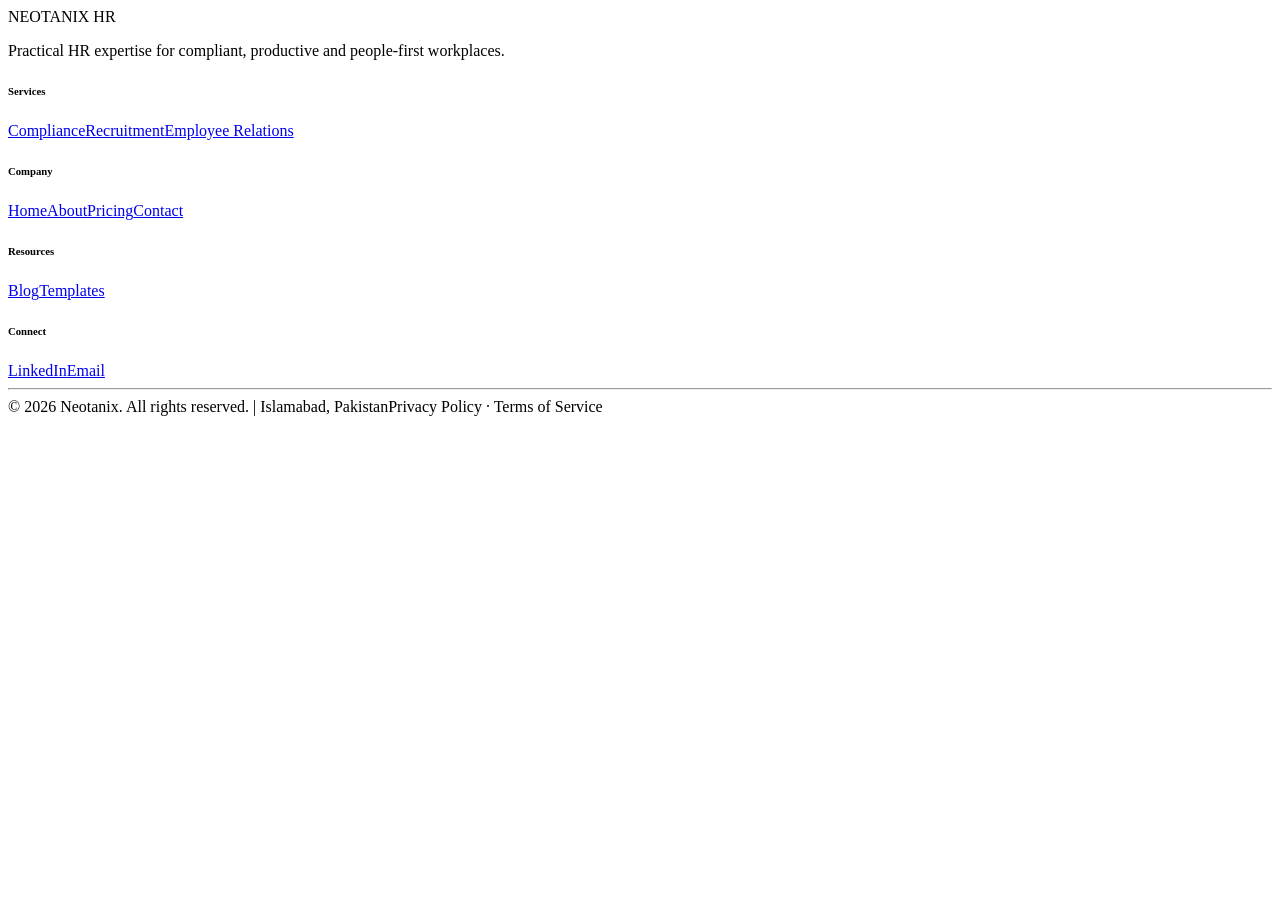
<file: footer.html>
<!DOCTYPE html>
<html lang="en">

<head>
    <meta charset="UTF-8">
    <meta name="viewport" content="width=device-width, initial-scale=1.0">
    <title> Footer </title>
</head>

<body>
    <!-- Footer: grouped quick links for the one-page layout -->
    <footer>
        <div class="container">
            <div class="row g-5">
                <div class="col-lg-4">
                    <!-- Brand summary and short value statement -->
                    <div class="d-flex align-items-center gap-2 mb-3"><span class="mark"><i
                                class="bi bi-people-fill"></i></span><span class="brand">NEOTANIX HR</span></div>
                    <p class="muted">Practical HR expertise for compliant, productive and people-first workplaces.</p>
                </div>
                <div class="col-6 col-lg-2">
                    <!-- In-page service anchors -->
                    <h6>Services</h6><a class="flink" href="#compliance">Compliance</a><a class="flink"
                        href="#recruitment">Recruitment</a><a class="flink" href="#employee-relations">Employee
                        Relations</a>
                </div>
                <div class="col-6 col-lg-2">
                    <!-- Main site sections -->
                    <h6>Company</h6><a class="flink" href="#top">Home</a><a class="flink" href="#about">About</a><a
                        class="flink" href="#pricing">Pricing</a><a class="flink" href="#contact">Contact</a>
                </div>
                <div class="col-6 col-lg-2">
                    <!-- Resource anchors reused from the homepage -->
                    <h6>Resources</h6><a class="flink" href="#blog">Blog</a><a class="flink"
                        href="#templates">Templates</a>
                </div>
                <div class="col-6 col-lg-2">
                    <!-- External social/contact placeholders -->
                    <h6>Connect</h6><a class="flink" href="#"><i class="bi bi-linkedin me-2"></i>LinkedIn</a><a
                        class="flink" href="#"><i class="bi bi-envelope me-2"></i>Email</a>
                </div>
            </div>
            <hr class="my-5" style="border-color:var(--border)">
            <div class="d-flex justify-content-between flex-wrap gap-2 small muted"><span>© 2026 Neotanix. All rights
                    reserved. | Islamabad, Pakistan</span><span>Privacy Policy · Terms of Service</span></div>
        </div>
    </footer>
</body>

</html>
</file>
<file: css/style.css>
:root {
    /* Global brand and theme tokens used throughout the site */
    --purple: #7c3aed;
    --bg: #fff;
    --surface: #fff;
    --soft: #f7f4ff;
    --text: #111;
    --muted: #62616b;
    --border: #e8e4f1;
    --shadow: rgba(124, 58, 237, .14)
}

[data-theme=dark] {
    /* Dark-mode overrides for the same shared tokens */
    --bg: #070707;
    --surface: #111;
    --soft: #17121f;
    --text: #fff;
    --muted: #b8b4c1;
    --border: #2a2232;
    --shadow: rgba(139, 92, 246, .25)
}

* {
    box-sizing: border-box
}

html {
    scroll-behavior: smooth
}

/* Offset anchor jumps so fixed header does not cover section titles */
section[id],
div[id="blog"],
div[id="templates"] {
    scroll-margin-top: 84px
}

.service-box {
    scroll-margin-top: 100px
}

body {
    margin: 0;
    background: var(--bg);
    color: var(--text);
    font-family: Inter, system-ui, -apple-system, "Segoe UI", sans-serif;
    padding-top: 84px;
    transition: .25s
}

a {
    color: inherit;
    text-decoration: none
}

/* Shared fixed header styling */
.navbar {
    background: color-mix(in srgb, var(--bg) 90%, transparent) !important;
    backdrop-filter: blur(14px);
    border-bottom: 1px solid var(--border);
    position: fixed;
    top: 0;
    left: 0;
    right: 0;
    width: 100%;
    z-index: 1030
}

.navbar .nav-link,
.navbar .navbar-brand {
    color: var(--text) !important
}

.nav-link:hover {
    color: var(--purple) !important
}

.dropdown-menu {
    background: var(--surface);
    border: 1px solid var(--border);
    box-shadow: 0 18px 40px rgba(124, 58, 237, .12);
    border-radius: 16px;
    padding: 10px;
}

.dropdown-item {
    color: var(--text);
    border-radius: 10px;
    padding: .7rem .9rem;
    transition: .2s ease;
}

.dropdown-item:hover,
.dropdown-item:focus {
    background: var(--soft);
    color: var(--text)
}

[data-theme=dark] .dropdown-menu {
    background: #0f0c14;
    border-color: var(--border);
    box-shadow: 0 22px 50px rgba(0, 0, 0, .35);
}

[data-theme=dark] .dropdown-item {
    color: #f3f0ff;
}

[data-theme=dark] .dropdown-item:hover,
[data-theme=dark] .dropdown-item:focus {
    background: rgba(124, 58, 237, .16);
    color: #fff;
}

.text-purple {
    color: #7c3aed
}

.brand {
    font-weight: 850;
    letter-spacing: -.03em
}

.mark {
    width: 38px;
    height: 38px;
    display: grid;
    place-items: center;
    border-radius: 12px;
    background: var(--purple);
    color: #fff;
    box-shadow: 0 10px 30px var(--shadow)
}

.btn-purple {
    background: var(--purple);
    color: #fff;
    border: 1px solid var(--purple);
    box-shadow: 0 10px 28px var(--shadow)
}

.btn-purple:hover {
    background: #5b21b6;
    color: #fff;
    transform: translateY(-2px)
}

.btn-outline-purple {
    color: var(--purple);
    border: 1px solid var(--purple)
}

.btn-outline-purple:hover {
    background: var(--purple);
    color: #fff
}

/* Theme toggle button in the header */
.theme {
    width: 40px;
    height: 40px;
    border-radius: 50%;
    border: 1px solid var(--border);
    background: var(--surface);
    color: var(--text);
    display: grid;
    place-items: center;
    box-shadow: 0 5px 20px var(--shadow)
}

.hero {
    padding: 42px 0 58px;
    overflow: hidden;
    position: relative
}

/* Soft panel behind the homepage hero content */
.hero:before {
    content: "";
    position: absolute;
    inset: 0;
    background: linear-gradient(135deg, color-mix(in srgb, var(--soft) 90%, #fff 10%), color-mix(in srgb, var(--soft) 70%, #fff 30%));
    border-radius: 28px;
    margin: 0 22px;
    box-shadow: 0 18px 60px rgba(124, 58, 237, .08)
}

[data-theme=dark] .hero:before {
    background: #070707;
    box-shadow: 0 18px 60px rgba(0, 0, 0, .30)
}

.hero .container {
    position: relative;
    z-index: 1;
    padding: 0 56px
}

.eyebrow {
    color: var(--purple);
    font-size: .8rem;
    font-weight: 800;
    text-transform: uppercase;
    letter-spacing: .14em
}

.hero h1 {
    font-size: clamp(3.2rem, 6vw, 4.2rem);
    line-height: .92;
    letter-spacing: -.07em;
    font-weight: 900;
    max-width: 640px;
    margin: 0
}

.copy {
    color: var(--muted);
    line-height: 1.8;
    font-size: 1.1rem;
    max-width: 600px
}

/* Decorative hero shell used only on the homepage */
.visual {
    min-height: 430px;
    border: 1px solid var(--border);
    border-radius: 32px;
    background: radial-gradient(circle at 70% 20%, #7c3aed40, transparent 35%), var(--surface);
    box-shadow: 0 30px 90px var(--shadow);
    position: relative
}

.dash {
    position: absolute;
    background: var(--surface);
    border: 1px solid var(--border);
    border-radius: 20px;
    box-shadow: 0 20px 60px var(--shadow);
    padding: 20px
}

.main-dash {
    inset: 60px 45px
}

.small-dash {
    right: 20px;
    bottom: 25px;
    width: 170px
}

/* Shared section spacing and card styles */
.section {
    padding: 60px 0
}

.title {
    font-weight: 850;
    letter-spacing: -.045em;
    font-size: clamp(2rem, 4vw, 3.2rem)
}

.muted {
    color: var(--muted)
}

.cardx {
    background: var(--surface);
    border: 1px solid var(--border);
    border-radius: 22px;
    box-shadow: 0 15px 45px var(--shadow);
    padding: 30px;
    height: 100%;
    transition: .25s
}

.cardx:hover {
    transform: translateY(-7px);
    box-shadow: 0 25px 65px var(--shadow)
}

.service-box {
    position: relative;
    transition: all .25s ease;
    cursor: pointer;
}

.service-box.active {
    border: 2px solid rgba(124, 58, 237, .9);
    box-shadow: 0 0 0 4px rgba(124, 58, 237, .16), 0 20px 58px rgba(124, 58, 237, .28), 0 10px 24px rgba(124, 58, 237, .18);
    transform: translateY(-9px);
    animation: servicePulse .45s ease;
}

@keyframes servicePulse {
    0% {
        transform: translateY(0) scale(1);
        box-shadow: 0 0 0 0 rgba(124, 58, 237, .22);
    }

    45% {
        transform: translateY(-10px) scale(1.01);
        box-shadow: 0 0 0 6px rgba(124, 58, 237, .10), 0 22px 56px rgba(124, 58, 237, .24);
    }

    100% {
        transform: translateY(-9px) scale(1);
        box-shadow: 0 0 0 4px rgba(124, 58, 237, .16), 0 20px 58px rgba(124, 58, 237, .28), 0 10px 24px rgba(124, 58, 237, .18);
    }
}

.why-choose-section {
    background: #ffffff;
}

[data-theme=dark] .why-choose-section {
    background: #0d0b12;
}

.about-section {
    background: linear-gradient(180deg, color-mix(in srgb, var(--soft) 80%, #fff 20%), var(--surface));
    position: relative;
    overflow: hidden;
}

[data-theme=dark] .about-section {
    background: #17121f;
}

.about-section::before,
.about-section::after {
    content: "";
    position: absolute;
    border-radius: 50%;
    filter: blur(70px);
    opacity: .28;
    pointer-events: none;
}

.about-section::before {
    width: 260px;
    height: 260px;
    background: rgba(124, 58, 237, .28);
    top: 30px;
    left: -40px;
}

.about-section::after {
    width: 320px;
    height: 320px;
    background: rgba(167, 139, 250, .24);
    right: -60px;
    bottom: 40px;
}

.about-highlight-panel {
    background: linear-gradient(135deg, rgba(124, 58, 237, 0.12), rgba(255, 255, 255, 0.5));
    border: 1px solid rgba(124, 58, 237, .18);
    border-radius: 22px;
    padding: 22px 20px;
    box-shadow: 0 18px 40px rgba(124, 58, 237, .08);
    animation: floatInUp .8s ease both;
}

[data-theme=dark] .about-highlight-panel {
    background: linear-gradient(135deg, rgba(124, 58, 237, 0.18), rgba(17, 17, 17, 0.72));
    border-color: rgba(196, 181, 253, .2);
}

.mini-badge {
    display: inline-flex;
    align-items: center;
    gap: 8px;
    background: rgba(124, 58, 237, .12);
    border: 1px solid rgba(124, 58, 237, .2);
    color: var(--purple);
    border-radius: 999px;
    padding: 8px 12px;
    font-size: .78rem;
    font-weight: 700;
    letter-spacing: .08em;
    text-transform: uppercase;
}

.about-highlight-panel p {
    margin: 16px 0 0;
    color: var(--text);
    line-height: 1.7;
    font-weight: 500;
}

.about-metrics {
    display: grid;
    grid-template-columns: repeat(3, minmax(0, 1fr));
    gap: 18px;
    margin-bottom: 28px;
}

.about-metric {
    background: rgba(255, 255, 255, 0.55);
    border: 1px solid rgba(124, 58, 237, .12);
    border-radius: 20px;
    padding: 20px 18px;
    text-align: center;
    box-shadow: 0 10px 30px rgba(124, 58, 237, .06);
    animation: floatInUp .8s ease both;
}

[data-theme=dark] .about-metric {
    background: rgba(17, 17, 17, .8);
    border-color: rgba(196, 181, 253, .18);
}

.metric-label {
    display: block;
    font-size: .75rem;
    letter-spacing: .12em;
    text-transform: uppercase;
    color: var(--muted);
    margin-bottom: 10px;
}

.about-metric strong {
    display: block;
    color: var(--purple);
    font-size: clamp(1.5rem, 2vw, 2.1rem);
    margin-bottom: 8px;
    letter-spacing: -.04em;
}

.about-metric small {
    color: var(--muted);
    line-height: 1.5;
}

.about-card {
    padding: 28px 26px;
    height: 100%;
    position: relative;
    overflow: hidden;
    transition: transform .25s ease, box-shadow .25s ease;
}

.about-card::before {
    content: "";
    position: absolute;
    inset: 0 auto auto 0;
    width: 100%;
    height: 4px;
    background: linear-gradient(90deg, var(--purple), #d8b4fe);
    opacity: 0;
    transition: opacity .25s ease;
}

.about-card:hover {
    transform: translateY(-8px);
    box-shadow: 0 25px 55px rgba(124, 58, 237, .14);
}

.about-card:hover::before {
    opacity: 1;
}

.about-card-feature {
    background: linear-gradient(180deg, rgba(255, 255, 255, 0.98), rgba(124, 58, 237, 0.02));
}

[data-theme=dark] .about-card-feature {
    background: linear-gradient(180deg, rgba(17, 17, 17, 0.95), rgba(124, 58, 237, 0.06));
}

.about-card-header {
    display: flex;
    align-items: center;
    gap: 12px;
    margin-bottom: 18px;
}

.about-icon {
    width: 46px;
    height: 46px;
    display: grid;
    place-items: center;
    border-radius: 14px;
    background: rgba(124, 58, 237, .12);
    color: var(--purple);
    font-size: 1.2rem;
    box-shadow: inset 0 0 0 1px rgba(124, 58, 237, .08);
}

.about-intro {
    color: var(--text);
    font-size: 1.08rem;
    line-height: 1.8;
    margin-bottom: 1.2rem;
}

.about-card h4 {
    font-size: 1.2rem;
    font-weight: 800;
    letter-spacing: -.02em;
    margin-bottom: 0;
    color: var(--text);
}

.about-list {
    list-style: none;
    margin: 0;
    padding: 0;
}

.about-list li {
    position: relative;
    padding-left: 1.2rem;
    margin-bottom: .7rem;
    color: var(--muted);
    line-height: 1.7;
    transition: transform .2s ease;
}

.about-card:hover .about-list li {
    transform: translateX(3px);
}

.about-list li::before {
    content: "•";
    position: absolute;
    left: 0;
    color: var(--purple);
    font-weight: 800;
}

.about-highlight {
    color: var(--text);
    font-weight: 600;
    line-height: 1.8;
}

.about-card-cta {
    background: linear-gradient(135deg, rgba(124, 58, 237, 0.08), rgba(196, 181, 253, 0.06));
}

[data-theme=dark] .about-card-cta {
    background: linear-gradient(135deg, rgba(124, 58, 237, 0.12), rgba(17, 17, 17, 0.9));
}

@keyframes floatInUp {
    from {
        opacity: 0;
        transform: translateY(18px);
    }

    to {
        opacity: 1;
        transform: translateY(0);
    }
}

.reason-card {
    position: relative;
    padding: 24px 20px 22px;
    min-height: 245px;
    border: 1px solid rgba(124, 58, 237, .15);
    background: linear-gradient(180deg, rgba(255, 255, 255, 0.96), rgba(124, 58, 237, 0.025));
    overflow: hidden;
    animation: floatIn .7s ease both;
}

[data-theme=dark] .reason-card {
    background: linear-gradient(180deg, rgba(17, 17, 17, 0.96), rgba(124, 58, 237, 0.08));
    border-color: rgba(196, 181, 253, .2);
}

.reason-card::before {
    content: "";
    position: absolute;
    inset: 0 auto auto 0;
    width: 100%;
    height: 4px;
    background: linear-gradient(90deg, var(--purple), #c4b5fd);
    opacity: 0;
    transition: .3s ease;
}

.reason-card:hover {
    transform: translateY(-10px) scale(1.01);
    box-shadow: 0 22px 54px rgba(124, 58, 237, .18), 0 0 0 1px rgba(124, 58, 237, .18);
}

.reason-card:hover::before {
    opacity: 1;
}

.reason-top {
    display: flex;
    align-items: center;
    justify-content: space-between;
    margin-bottom: 18px;
}

.reason-icon {
    width: 48px;
    height: 48px;
    display: grid;
    place-items: center;
    border-radius: 14px;
    background: var(--soft);
    color: var(--purple);
    font-size: 1.25rem;
    box-shadow: inset 0 0 0 1px rgba(124, 58, 237, .08);
}

.reason-num {
    font-size: .72rem;
    font-weight: 800;
    letter-spacing: .16em;
    color: var(--purple);
}

.reason-text {
    margin: 0;
    color: var(--muted);
    font-size: .96rem;
    line-height: 1.7;
    font-weight: 400;
    letter-spacing: -.01em;
}

.reason-text::before {
    content: "";
}

.reason-text strong,
.reason-text b {
    color: var(--text);
    font-weight: 700;
}

.testimonial-card {
    padding: 32px 28px;
    border: 1px solid rgba(124, 58, 237, .15);
    background: linear-gradient(180deg, rgba(255, 255, 255, .98), rgba(124, 58, 237, .02));
    position: relative;
    overflow: hidden;
}

[data-theme=dark] .testimonial-card {
    background: linear-gradient(180deg, rgba(17, 17, 17, .96), rgba(124, 58, 237, .08));
    border-color: rgba(196, 181, 253, .2);
}

.testimonial-card::before {
    content: "\201C";
    position: absolute;
    top: 12px;
    right: 22px;
    font-size: 4.5rem;
    line-height: 1;
    color: rgba(124, 58, 237, .18);
    font-weight: 800;
}

.testimonial-quote {
    color: var(--text);
    font-size: 1.08rem;
    line-height: 1.8;
    font-weight: 500;
    margin-bottom: 20px;
    padding-right: 28px;
}

.testimonial-author {
    color: var(--purple);
    font-weight: 700;
    font-size: .96rem;
    line-height: 1.6;
}

@keyframes floatIn {
    from {
        opacity: 0;
        transform: translateY(22px);
    }

    to {
        opacity: 1;
        transform: translateY(0);
    }
}

.icon {
    width: 52px;
    height: 52px;
    display: grid;
    place-items: center;
    border-radius: 15px;
    background: var(--soft);
    color: var(--purple);
    font-size: 1.35rem;
    margin-bottom: 20px
}

/* Large page-hero blocks for service and pricing sections */
.page-hero {
    padding: 72px 0 52px;
    background: linear-gradient(180deg, var(--soft), transparent)
}

.price {
    font-size: 2.8rem;
    font-weight: 850
}

.featured {
    border: 2px solid var(--purple);
    transform: translateY(-8px)
}

/* Form and contact panel layout */
.estimator,
.contact {
    background: var(--surface);
    border: 1px solid var(--border);
    border-radius: 26px;
    box-shadow: 0 20px 70px var(--shadow);
    padding: 35px
}

.contact-intro {
    background: var(--surface);
    border: 1px solid var(--border);
    border-radius: 26px;
    box-shadow: 0 20px 70px var(--shadow);
    padding: 35px;
    height: 100%;
    display: flex;
    flex-direction: column;
    justify-content: center
}

.contact {
    height: 100%
}

/* Inputs and FAQ accordion colors follow the active theme */
.form-control,
.form-select {
    background: var(--surface) !important;
    color: var(--text) !important;
    border-color: var(--border)
}

.form-control::placeholder {
    color: var(--muted)
}

.accordion {
    --bs-accordion-bg: var(--surface);
    --bs-accordion-color: var(--text);
    --bs-accordion-border-color: var(--border);
    --bs-accordion-btn-bg: var(--surface);
    --bs-accordion-btn-color: var(--text);
    --bs-accordion-active-bg: var(--surface);
    --bs-accordion-active-color: var(--text);
    --bs-accordion-btn-focus-box-shadow: none
}

.accordion-item {
    background: var(--surface);
    border-color: var(--border)
}

.accordion-button {
    background: var(--surface);
    color: var(--text)
}

.accordion-button:not(.collapsed) {
    background: var(--surface);
    color: var(--text);
    box-shadow: none
}

.accordion-button::after {
    filter: invert(0)
}

[data-theme=dark] .accordion-button::after {
    filter: brightness(0) invert(1)
}

.accordion-body {
    color: var(--muted)
}

/* Pricing, resources, and CTA blocks */
.result {
    padding: 24px;
    border-radius: 20px;
    background: var(--soft);
    border: 1px solid var(--border)
}

.resource {
    overflow: hidden;
    padding: 0
}

.resource-img {
    height: 190px;
    background: radial-gradient(circle at 30% 30%, #7c3aed66, transparent 35%), linear-gradient(135deg, #19131f, #5b21b6)
}

.resource-body {
    padding: 25px
}

.cta {
    padding: 60px;
    border-radius: 30px;
    background: var(--purple);
    color: #fff;
    box-shadow: 0 30px 80px var(--shadow)
}

.cta .btn-light {
    background: #fff;
    border-color: #fff;
    color: var(--purple);
    transition: .2s ease;
}

.cta .btn-light:hover {
    background: #f3e8ff;
    border-color: #f3e8ff;
    color: var(--purple);
}

[data-theme=dark] .cta .btn-light {
    background: #fff;
    border-color: #fff;
    color: var(--purple);
}

[data-theme=dark] .cta .btn-light:hover {
    background: #f3e8ff;
    border-color: #f3e8ff;
    color: var(--purple);
}

/* Footer link group styling */
footer {
    border-top: 1px solid var(--border);
    padding: 60px 0 30px
}

.flink {
    display: block;
    color: var(--muted);
    margin: 9px 0
}

.flink:hover {
    color: var(--purple)
}

.reveal {
    opacity: 0;
    transform: translateY(22px);
    transition: .7s
}

.reveal.visible {
    opacity: 1;
    transform: none
}

/* Responsive hero and spacing adjustments */
@media(max-width:991px) {
    .hero .container {
        padding: 0 22px
    }

    .hero {
        padding-top: 75px
    }

    .featured {
        transform: none
    }
}

@media(max-width:575px) {

    .hero:before {
        margin: 0 12px;
        border-radius: 24px
    }

    .hero .container {
        padding: 0 16px
    }

    section[id],
    div[id="blog"],
    div[id="templates"] {
        scroll-margin-top: 88px
    }

    body {
        padding-top: 76px
    }

    .section {
        padding: 65px 0
    }

    .hero {
        padding: 65px 0 50px
    }

    .visual {
        min-height: 300px;
        border-radius: 24px
    }

    .main-dash {
        inset: 35px 20px
    }

    .small-dash {
        display: none
    }

    .cta {
        padding: 35px 25px
    }
}
</file>
